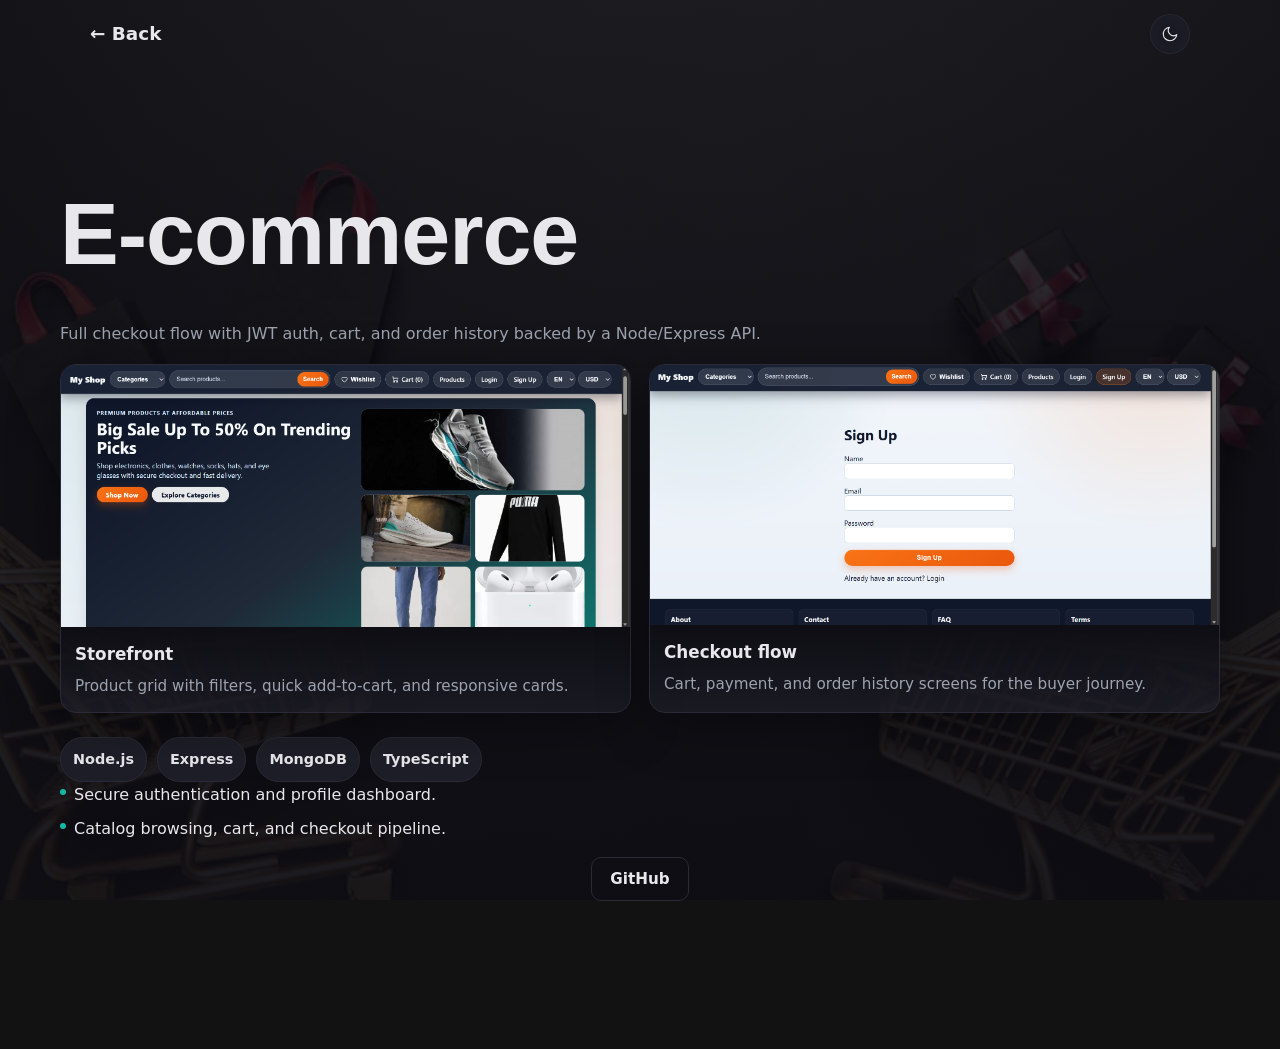
<file: projects/ecommerce.html>
<!doctype html>
<html lang="en">
<head>
  <meta charset="UTF-8">
  <meta name="viewport" content="width=device-width, initial-scale=1.0">
  <title>E-commerce | Bati</title>
  <link rel="icon" type="image/x-icon" href="../public/favicon.ico">
  <link rel="stylesheet" href="../style.css">
</head>
<body>
  <input type="checkbox" id="theme-toggle" class="visually-hidden" aria-label="Toggle light mode">
  <!-- Icon sprite (sun/moon) -->
  <svg width="0" height="0" style="position:absolute">
    <defs>
      <symbol id="icon-moon" viewBox="0 0 24 24">
        <path d="M21 12.79A9 9 0 1 1 11.21 3 7 7 0 0 0 21 12.79z" fill="none" stroke="currentColor" stroke-width="1.5" stroke-linecap="round" stroke-linejoin="round"/>
      </symbol>
      <symbol id="icon-sun" viewBox="0 0 24 24">
        <circle cx="12" cy="12" r="5" fill="none" stroke="currentColor" stroke-width="1.5" />
        <path d="M12 1v2M12 21v2M4.22 4.22l1.42 1.42M18.36 18.36l1.42 1.42M1 12h2M21 12h2M4.22 19.78l1.42-1.42M18.36 5.64l1.42-1.42" stroke="currentColor" stroke-width="1.5" stroke-linecap="round"/>
      </symbol>
    </defs>
  </svg>
  <div class="page project-detail" style="--detail-bg: url('../public/ecommerce3.jpg');">
    <header class="navbar">
      <div class="nav-inner">
        <a class="logo" href="../index.html"><span>&larr; Back</span></a>
        <label for="theme-toggle" class="icon-button theme-toggle" aria-label="Toggle theme">
          <svg class="icon sun"><use href="#icon-sun"></use></svg>
          <svg class="icon moon"><use href="#icon-moon"></use></svg>
        </label>
      </div>
    </header>

    <main class="section">
      <div class="container">
        <h1 class="headline">E-commerce</h1>
        <p class="body-text">Full checkout flow with JWT auth, cart, and order history backed by a Node/Express API.</p>
        <div class="detail-gallery">
          <div class="image-card">
            <img src="../public/ecommerce.jpg" alt="E-commerce storefront">
            <div class="image-caption">
              <h4>Storefront</h4>
              <p>Product grid with filters, quick add-to-cart, and responsive cards.</p>
            </div>
          </div>
          <div class="image-card">
            <img src="../public/ecommerce2.jpg" alt="E-commerce checkout flow">
            <div class="image-caption">
              <h4>Checkout flow</h4>
              <p>Cart, payment, and order history screens for the buyer journey.</p>
            </div>
          </div>
        </div>
        <div class="pill-row">
          <span class="pill">Node.js</span>
          <span class="pill">Express</span>
          <span class="pill">MongoDB</span>
          <span class="pill">TypeScript</span>
        </div>
        <ul class="bullet-list">
          <li>Secure authentication and profile dashboard.</li>
          <li>Catalog browsing, cart, and checkout pipeline.</li>
        </ul>
        <div class="button-row">
          <a class="btn outline" href="https://github.com/bati58/e-commerce.git" target="_blank" rel="noreferrer">GitHub</a>
        </div>
      </div>
    </main>
  </div>
</body>
</html>
</file>
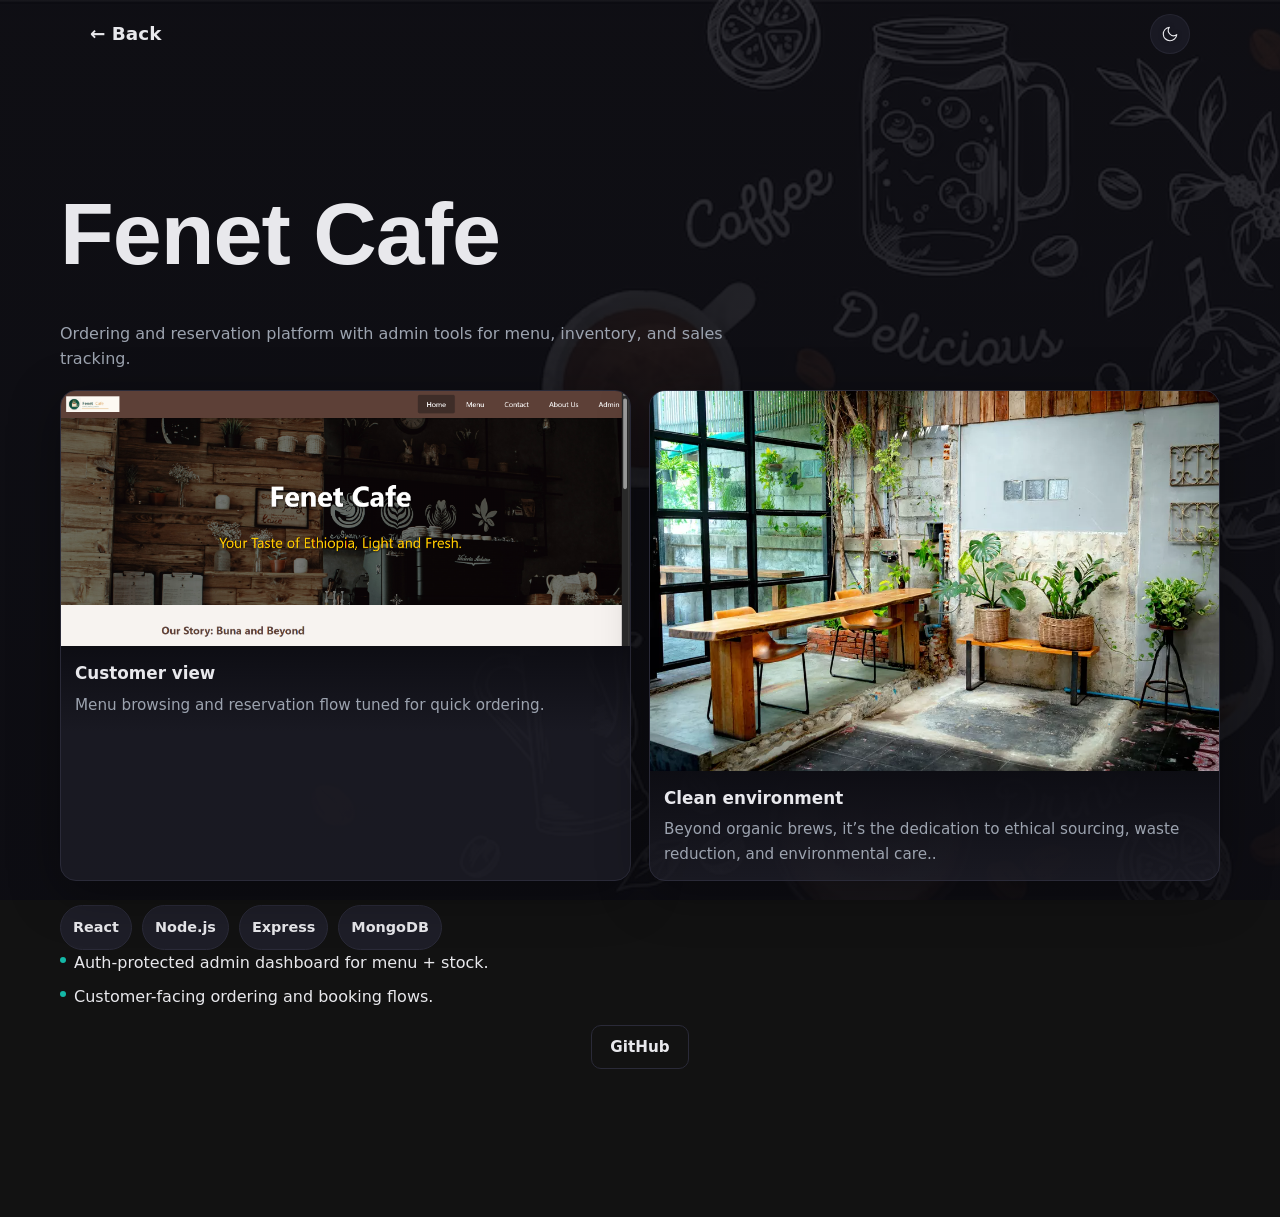
<file: projects/fenet.html>
<!doctype html>
<html lang="en">
<head>
  <meta charset="UTF-8">
  <meta name="viewport" content="width=device-width, initial-scale=1.0">
  <title>Fenet Cafe | Bati</title>
  <link rel="icon" type="image/x-icon" href="../public/favicon.ico">
  <link rel="stylesheet" href="../style.css">
</head>
<body>
  <input type="checkbox" id="theme-toggle" class="visually-hidden" aria-label="Toggle light mode">
  <!-- Icon sprite (sun/moon) -->
  <svg width="0" height="0" style="position:absolute">
    <defs>
      <symbol id="icon-moon" viewBox="0 0 24 24">
        <path d="M21 12.79A9 9 0 1 1 11.21 3 7 7 0 0 0 21 12.79z" fill="none" stroke="currentColor" stroke-width="1.5" stroke-linecap="round" stroke-linejoin="round"/>
      </symbol>
      <symbol id="icon-sun" viewBox="0 0 24 24">
        <circle cx="12" cy="12" r="5" fill="none" stroke="currentColor" stroke-width="1.5" />
        <path d="M12 1v2M12 21v2M4.22 4.22l1.42 1.42M18.36 18.36l1.42 1.42M1 12h2M21 12h2M4.22 19.78l1.42-1.42M18.36 5.64l1.42-1.42" stroke="currentColor" stroke-width="1.5" stroke-linecap="round"/>
      </symbol>
    </defs>
  </svg>
  <div class="page project-detail" style="--detail-bg: url('../public/fenet3.jpg');">
    <header class="navbar">
      <div class="nav-inner">
        <a class="logo" href="../index.html"><span>&larr; Back</span></a>
        <label for="theme-toggle" class="icon-button theme-toggle" aria-label="Toggle theme">
          <svg class="icon sun"><use href="#icon-sun"></use></svg>
          <svg class="icon moon"><use href="#icon-moon"></use></svg>
        </label>
      </div>
    </header>

    <main class="section">
      <div class="container">
        <h1 class="headline">Fenet Cafe</h1>
        <p class="body-text">Ordering and reservation platform with admin tools for menu, inventory, and sales tracking.</p>
        <div class="detail-gallery">
          <div class="image-card">
            <img src="../fenu.jpg" alt="Fenet Cafe storefront">
            <div class="image-caption">
              <h4>Customer view</h4>
              <p>Menu browsing and reservation flow tuned for quick ordering.</p>
            </div>
          </div>
          <div class="image-card">
            <img src="../public/fenet2.jpg" alt="Fenet Cafe admin dashboard">
            <div class="image-caption">
              <h4>Clean environment</h4>
              <p>Beyond organic brews, it’s the dedication to ethical sourcing,
                 waste reduction, and environmental care..</p>
            </div>
          </div>
        </div>
        <div class="pill-row">
          <span class="pill">React</span>
          <span class="pill">Node.js</span>
          <span class="pill">Express</span>
          <span class="pill">MongoDB</span>
        </div>
        <ul class="bullet-list">
          <li>Auth-protected admin dashboard for menu + stock.</li>
          <li>Customer-facing ordering and booking flows.</li>
        </ul>
        <div class="button-row">
          <a class="btn outline" href="https://github.com/bati58/Fenet_Cafe-menu" target="_blank" rel="noreferrer">GitHub</a>
        </div>
      </div>
    </main>
  </div>
</body>
</html>
</file>
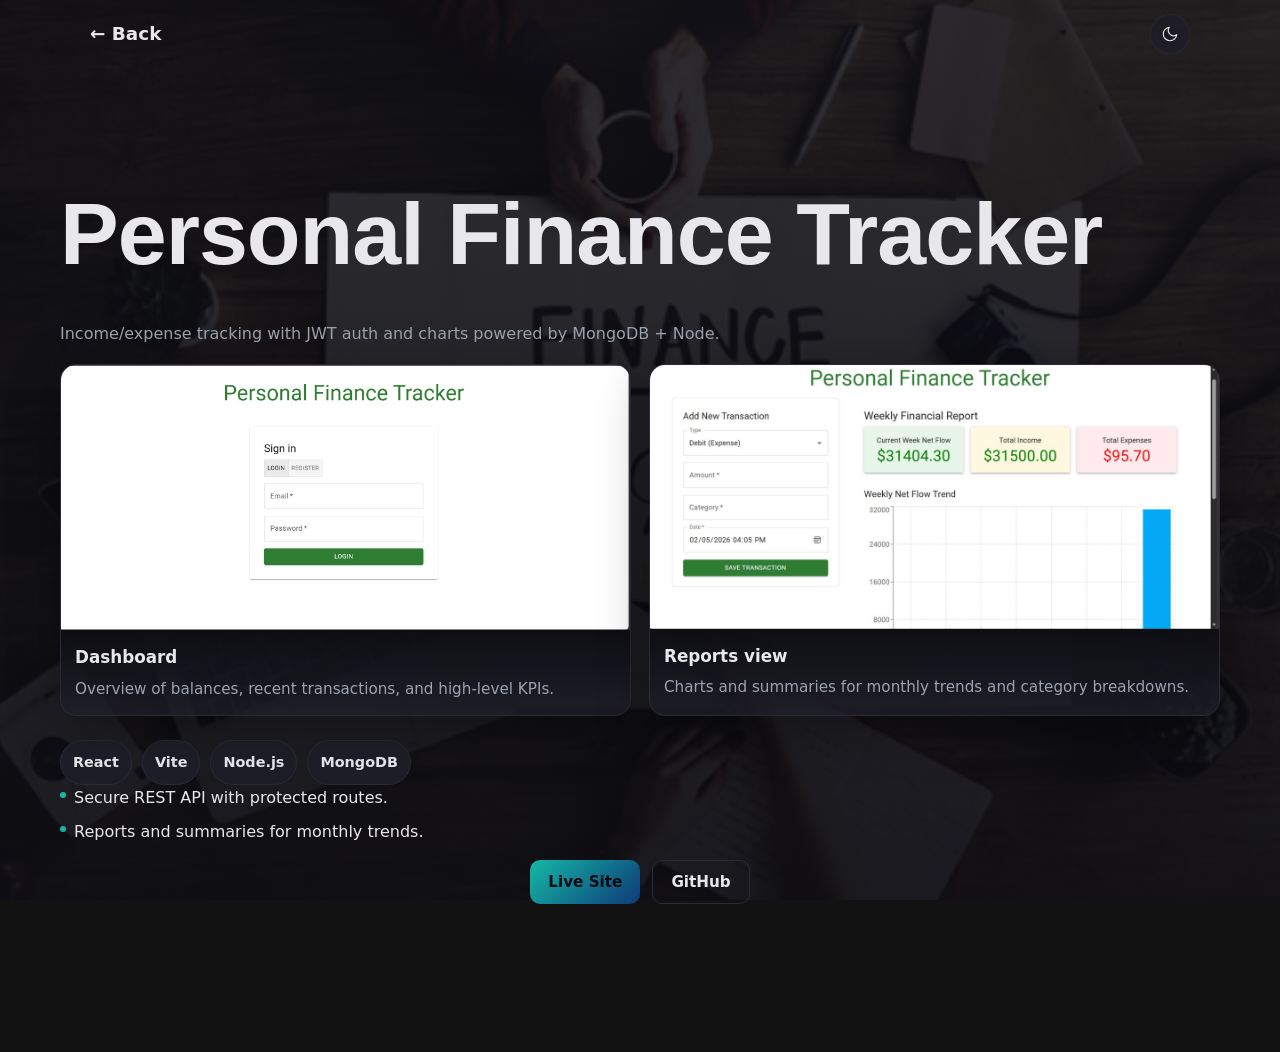
<file: projects/finance.html>
<!doctype html>
<html lang="en">
<head>
  <meta charset="UTF-8">
  <meta name="viewport" content="width=device-width, initial-scale=1.0">
  <title>Personal Finance Tracker | Bati</title>
  <link rel="icon" type="image/x-icon" href="../public/favicon.ico">
  <link rel="stylesheet" href="../style.css">
</head>
<body>
  <input type="checkbox" id="theme-toggle" class="visually-hidden" aria-label="Toggle light mode">
  <!-- Icon sprite (sun/moon) -->
  <svg width="0" height="0" style="position:absolute">
    <defs>
      <symbol id="icon-moon" viewBox="0 0 24 24">
        <path d="M21 12.79A9 9 0 1 1 11.21 3 7 7 0 0 0 21 12.79z" fill="none" stroke="currentColor" stroke-width="1.5" stroke-linecap="round" stroke-linejoin="round"/>
      </symbol>
      <symbol id="icon-sun" viewBox="0 0 24 24">
        <circle cx="12" cy="12" r="5" fill="none" stroke="currentColor" stroke-width="1.5" />
        <path d="M12 1v2M12 21v2M4.22 4.22l1.42 1.42M18.36 18.36l1.42 1.42M1 12h2M21 12h2M4.22 19.78l1.42-1.42M18.36 5.64l1.42-1.42" stroke="currentColor" stroke-width="1.5" stroke-linecap="round"/>
      </symbol>
    </defs>
  </svg>
  <div class="page project-detail" style="--detail-bg: url('../public/finance3.jpg');">
    <header class="navbar">
      <div class="nav-inner">
        <a class="logo" href="../index.html"><span>&larr; Back</span></a>
        <label for="theme-toggle" class="icon-button theme-toggle" aria-label="Toggle theme">
          <svg class="icon sun"><use href="#icon-sun"></use></svg>
          <svg class="icon moon"><use href="#icon-moon"></use></svg>
        </label>
      </div>
    </header>

    <main class="section">
      <div class="container">
        <h1 class="headline">Personal Finance Tracker</h1>
        <p class="body-text">Income/expense tracking with JWT auth and charts powered by MongoDB + Node.</p>
        <div class="detail-gallery">
          <div class="image-card">
            <img src="../public/finance.jpg" alt="Finance tracker dashboard">
            <div class="image-caption">
              <h4>Dashboard</h4>
              <p>Overview of balances, recent transactions, and high-level KPIs.</p>
            </div>
          </div>
          <div class="image-card">
            <img src="../public/finance2.jpg" alt="Finance tracker reports">
            <div class="image-caption">
              <h4>Reports view</h4>
              <p>Charts and summaries for monthly trends and category breakdowns.</p>
            </div>
          </div>
        </div>
        <div class="pill-row">
          <span class="pill">React</span>
          <span class="pill">Vite</span>
          <span class="pill">Node.js</span>
          <span class="pill">MongoDB</span>
        </div>
        <ul class="bullet-list">
          <li>Secure REST API with protected routes.</li>
          <li>Reports and summaries for monthly trends.</li>
        </ul>
        <div class="button-row">
          <a class="btn primary" href="https://personal-finance-tracker-virid-nine.vercel.app/" target="_blank" rel="noreferrer">Live Site</a>
          <a class="btn outline" href="https://github.com/bati58/Personal-Finance-Tracker" target="_blank" rel="noreferrer">GitHub</a>
        </div>
      </div>
    </main>
  </div>
</body>
</html>
</file>
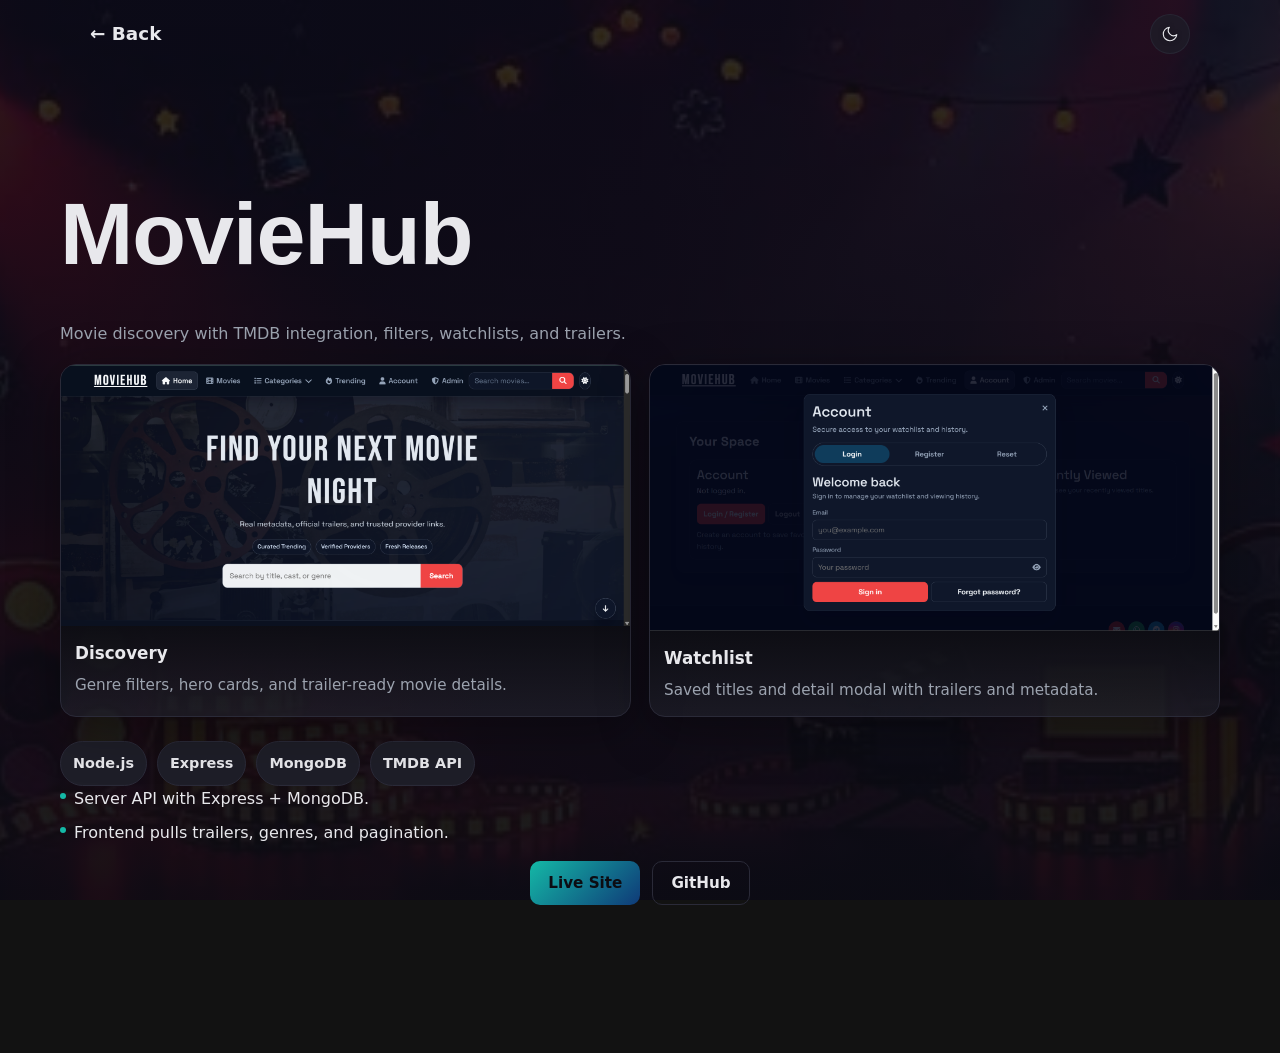
<file: projects/moviehub.html>
<!doctype html>
<html lang="en">
<head>
  <meta charset="UTF-8">
  <meta name="viewport" content="width=device-width, initial-scale=1.0">
  <title>MovieHub | Bati</title>
  <link rel="icon" type="image/x-icon" href="../public/favicon.ico">
  <link rel="stylesheet" href="../style.css">
</head>
<body>
  <input type="checkbox" id="theme-toggle" class="visually-hidden" aria-label="Toggle light mode">
  <!-- Icon sprite (sun/moon) -->
  <svg width="0" height="0" style="position:absolute">
    <defs>
      <symbol id="icon-moon" viewBox="0 0 24 24">
        <path d="M21 12.79A9 9 0 1 1 11.21 3 7 7 0 0 0 21 12.79z" fill="none" stroke="currentColor" stroke-width="1.5" stroke-linecap="round" stroke-linejoin="round"/>
      </symbol>
      <symbol id="icon-sun" viewBox="0 0 24 24">
        <circle cx="12" cy="12" r="5" fill="none" stroke="currentColor" stroke-width="1.5" />
        <path d="M12 1v2M12 21v2M4.22 4.22l1.42 1.42M18.36 18.36l1.42 1.42M1 12h2M21 12h2M4.22 19.78l1.42-1.42M18.36 5.64l1.42-1.42" stroke="currentColor" stroke-width="1.5" stroke-linecap="round"/>
      </symbol>
    </defs>
  </svg>
  <div class="page project-detail" style="--detail-bg: url('../public/moviehub3.jpg');">
    <header class="navbar">
      <div class="nav-inner">
        <a class="logo" href="../index.html"><span>&larr; Back</span></a>
        <label for="theme-toggle" class="icon-button theme-toggle" aria-label="Toggle theme">
          <svg class="icon sun"><use href="#icon-sun"></use></svg>
          <svg class="icon moon"><use href="#icon-moon"></use></svg>
        </label>
      </div>
    </header>

    <main class="section">
      <div class="container">
        <h1 class="headline">MovieHub</h1>
        <p class="body-text">Movie discovery with TMDB integration, filters, watchlists, and trailers.</p>
        <div class="detail-gallery">
          <div class="image-card">
            <img src="../public/moviehub.jpg" alt="MovieHub discovery page">
            <div class="image-caption">
              <h4>Discovery</h4>
              <p>Genre filters, hero cards, and trailer-ready movie details.</p>
            </div>
          </div>
          <div class="image-card">
            <img src="../public/moviehub2.jpg" alt="MovieHub watchlist or detail">
            <div class="image-caption">
              <h4>Watchlist</h4>
              <p>Saved titles and detail modal with trailers and metadata.</p>
            </div>
          </div>
        </div>
        <div class="pill-row">
          <span class="pill">Node.js</span>
          <span class="pill">Express</span>
          <span class="pill">MongoDB</span>
          <span class="pill">TMDB API</span>
        </div>
        <ul class="bullet-list">
          <li>Server API with Express + MongoDB.</li>
          <li>Frontend pulls trailers, genres, and pagination.</li>
        </ul>
        <div class="button-row">
          <a class="btn primary" href="https://moviehub-xpqp.onrender.com" target="_blank" rel="noreferrer">Live Site</a>
          <a class="btn outline" href="https://github.com/bati58/MovieHub" target="_blank" rel="noreferrer">GitHub</a>
        </div>
      </div>
    </main>
  </div>
</body>
</html>
</file>
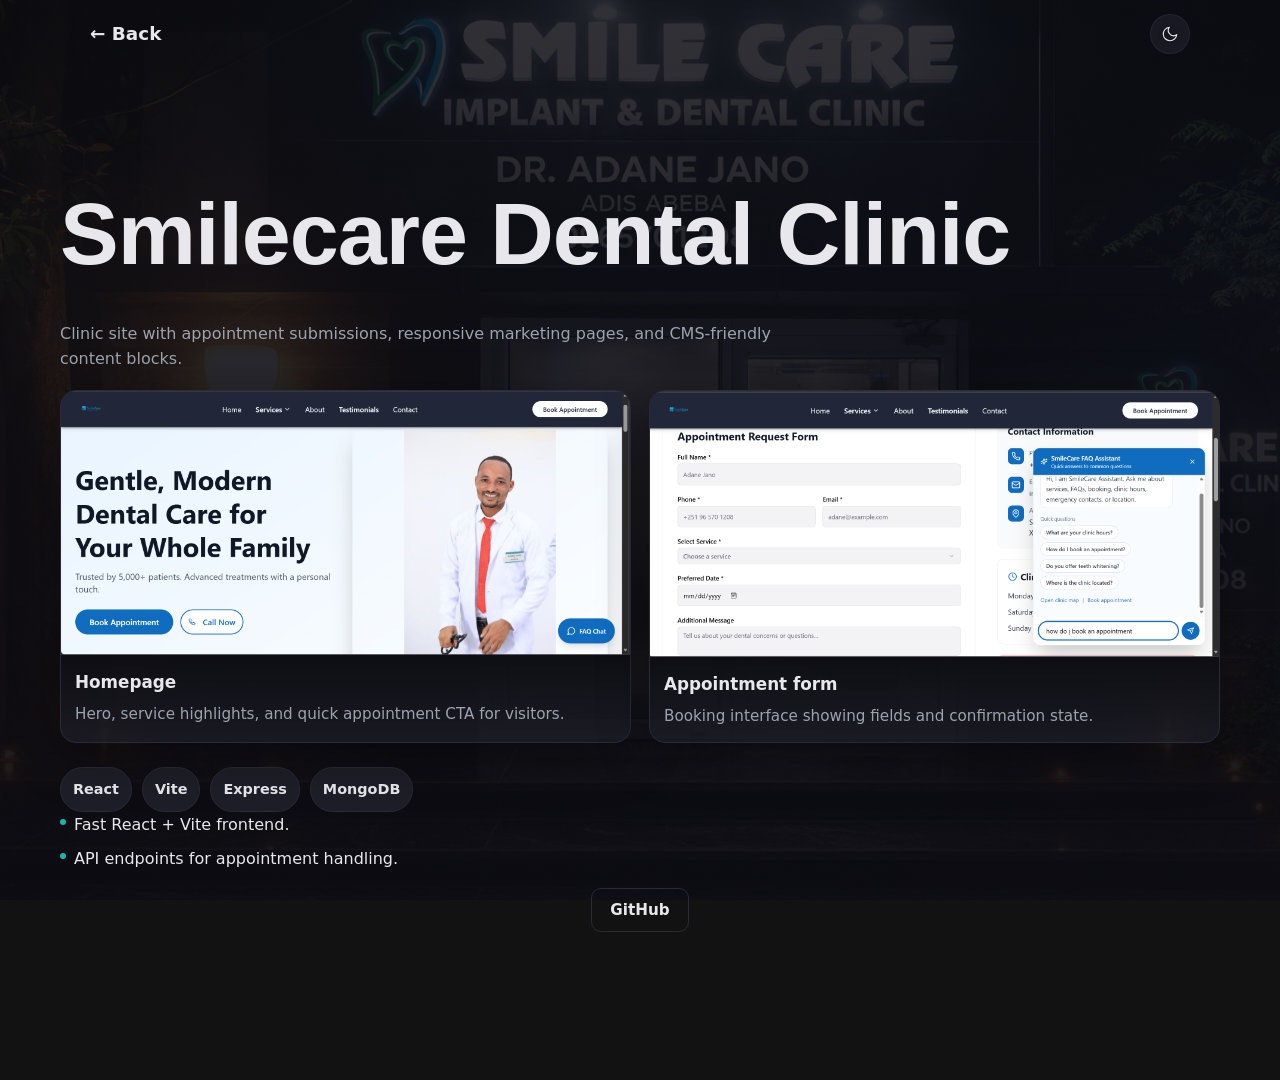
<file: projects/smilecare.html>
<!doctype html>
<html lang="en">
<head>
  <meta charset="UTF-8">
  <meta name="viewport" content="width=device-width, initial-scale=1.0">
  <title>Smilecare Dental Clinic | Bati</title>
  <link rel="icon" type="image/x-icon" href="../public/favicon.ico">
  <link rel="stylesheet" href="../style.css">
</head>
<body>
  <input type="checkbox" id="theme-toggle" class="visually-hidden" aria-label="Toggle light mode">
  <!-- Icon sprite (sun/moon) -->
  <svg width="0" height="0" style="position:absolute">
    <defs>
      <symbol id="icon-moon" viewBox="0 0 24 24">
        <path d="M21 12.79A9 9 0 1 1 11.21 3 7 7 0 0 0 21 12.79z" fill="none" stroke="currentColor" stroke-width="1.5" stroke-linecap="round" stroke-linejoin="round"/>
      </symbol>
      <symbol id="icon-sun" viewBox="0 0 24 24">
        <circle cx="12" cy="12" r="5" fill="none" stroke="currentColor" stroke-width="1.5" />
        <path d="M12 1v2M12 21v2M4.22 4.22l1.42 1.42M18.36 18.36l1.42 1.42M1 12h2M21 12h2M4.22 19.78l1.42-1.42M18.36 5.64l1.42-1.42" stroke="currentColor" stroke-width="1.5" stroke-linecap="round"/>
      </symbol>
    </defs>
  </svg>
  <div class="page project-detail" style="--detail-bg: url('../public/smilecare3.jpg');">
    <header class="navbar">
      <div class="nav-inner">
        <a class="logo" href="../index.html"><span>&larr; Back</span></a>
        <label for="theme-toggle" class="icon-button theme-toggle" aria-label="Toggle theme">
          <svg class="icon sun"><use href="#icon-sun"></use></svg>
          <svg class="icon moon"><use href="#icon-moon"></use></svg>
        </label>
      </div>
    </header>

    <main class="section">
      <div class="container">
        <h1 class="headline">Smilecare Dental Clinic</h1>
        <p class="body-text">Clinic site with appointment submissions, responsive marketing pages, and CMS-friendly content blocks.</p>
        <div class="detail-gallery">
          <div class="image-card">
            <img src="../public/smilecare.jpg" alt="Smilecare homepage">
            <div class="image-caption">
              <h4>Homepage</h4>
              <p>Hero, service highlights, and quick appointment CTA for visitors.</p>
            </div>
          </div>
          <div class="image-card">
            <img src="../public/smilecare2.jpg" alt="Smilecare appointment form">
            <div class="image-caption">
              <h4>Appointment form</h4>
              <p>Booking interface showing fields and confirmation state.</p>
            </div>
          </div>
        </div>
        <div class="pill-row">
          <span class="pill">React</span>
          <span class="pill">Vite</span>
          <span class="pill">Express</span>
          <span class="pill">MongoDB</span>
        </div>
        <ul class="bullet-list">
          <li>Fast React + Vite frontend.</li>
          <li>API endpoints for appointment handling.</li>
        </ul>
        <div class="button-row">
          <a class="btn outline" href="https://github.com/bati58/smilecare_dental_clinic.git" target="_blank" rel="noreferrer">GitHub</a>
        </div>
      </div>
    </main>
  </div>
</body>
</html>
</file>
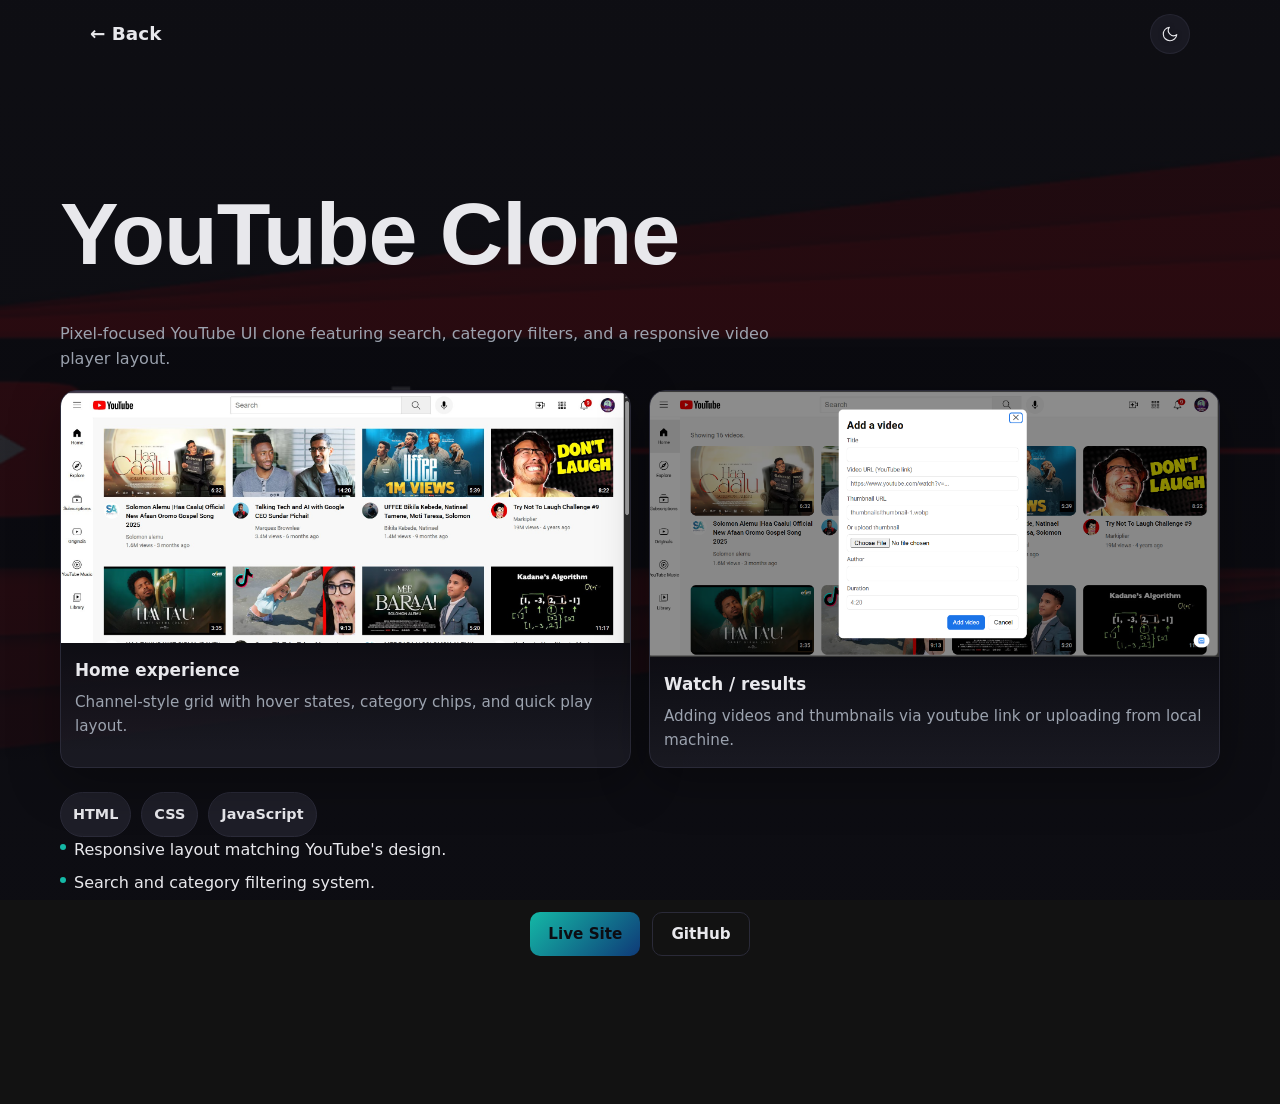
<file: projects/youtube.html>
<!doctype html>
<html lang="en">
<head>
  <meta charset="UTF-8">
  <meta name="viewport" content="width=device-width, initial-scale=1.0">
  <title>YouTube Clone | Bati</title>
  <link rel="icon" type="image/x-icon" href="../public/favicon.ico">
  <link rel="stylesheet" href="../style.css">
</head>
<body>
  <input type="checkbox" id="theme-toggle" class="visually-hidden" aria-label="Toggle light mode">
  <!-- Icon sprite (sun/moon) -->
  <svg width="0" height="0" style="position:absolute">
    <defs>
      <symbol id="icon-moon" viewBox="0 0 24 24">
        <path d="M21 12.79A9 9 0 1 1 11.21 3 7 7 0 0 0 21 12.79z" fill="none" stroke="currentColor" stroke-width="1.5" stroke-linecap="round" stroke-linejoin="round"/>
      </symbol>
      <symbol id="icon-sun" viewBox="0 0 24 24">
        <circle cx="12" cy="12" r="5" fill="none" stroke="currentColor" stroke-width="1.5" />
        <path d="M12 1v2M12 21v2M4.22 4.22l1.42 1.42M18.36 18.36l1.42 1.42M1 12h2M21 12h2M4.22 19.78l1.42-1.42M18.36 5.64l1.42-1.42" stroke="currentColor" stroke-width="1.5" stroke-linecap="round"/>
      </symbol>
    </defs>
  </svg>
  <div class="page project-detail" style="--detail-bg: url('../public/youtube3.jpg');">
    <header class="navbar">
      <div class="nav-inner">
        <a class="logo" href="../index.html"><span>&larr; Back</span></a>
        <label for="theme-toggle" class="icon-button theme-toggle" aria-label="Toggle theme">
          <svg class="icon sun"><use href="#icon-sun"></use></svg>
          <svg class="icon moon"><use href="#icon-moon"></use></svg>
        </label>
      </div>
    </header>

    <main class="section">
      <div class="container">
        <h1 class="headline">YouTube Clone</h1>
        <p class="body-text">Pixel-focused YouTube UI clone featuring search, category filters, and a responsive video player layout.</p>
        <div class="detail-gallery">
          <div class="image-card">
            <img src="../public/youtube.jpg" alt="YouTube Clone home screen">
            <div class="image-caption">
              <h4>Home experience</h4>
              <p>Channel-style grid with hover states, category chips, and quick play layout.</p>
            </div>
          </div>
          <div class="image-card">
            <img src="../public/youtube2.png" alt="YouTube Clone secondary screen">
            <div class="image-caption">
              <h4>Watch / results</h4>
              <p>Adding videos and thumbnails via youtube link or uploading from local machine.</p>
            </div>
          </div>
        </div>
        <div class="pill-row">
          <span class="pill">HTML</span>
          <span class="pill">CSS</span>
          <span class="pill">JavaScript</span>
        </div>
        <ul class="bullet-list">
          <li>Responsive layout matching YouTube's design.</li>
          <li>Search and category filtering system.</li>
        </ul>
        <div class="button-row">
          <a class="btn primary" href="https://bati58.github.io/youtube.com-clone/" target="_blank" rel="noreferrer">Live Site</a>
          <a class="btn outline" href="https://github.com/bati58/youtube.com-clone" target="_blank" rel="noreferrer">GitHub</a>
        </div>
      </div>
    </main>
  </div>
</body>
</html>
</file>
<file: style.css>
:root {
  /* dark palette (default) */
  --background-dark: #0c0c12;
  --foreground-dark: #e8e8ec;
  --card-dark: #16161e;
  --card-foreground-dark: #e8e8ec;
  --popover-dark: #16161e;
  --popover-foreground-dark: #e8e8ec;
  --primary-dark: #e8e8ec;
  --primary-foreground-dark: #0c0c12;
  --secondary-dark: #1e1e28;
  --secondary-foreground-dark: #e8e8ec;
  --muted-dark: #1e1e28;
  --muted-foreground-dark: #9ca3af;
  --accent: #14b8a6;
  --accent-foreground-dark: #0c0c12;
  --destructive-dark: #ef4444;
  --destructive-foreground-dark: #0c0c12;
  --border-dark: #2a2a38;
  --input-dark: #1e1e28;
  --ring-dark: #e8e8ec;
  --shadow-soft-dark: 0 12px 50px rgba(0, 0, 0, 0.35);

  /* light palette */
  --background-light: #eef2f6;
  --foreground-light: #1e3a5f;
  --card-light: #ffffff;
  --card-foreground-light: #1e3a5f;
  --popover-light: #ffffff;
  --popover-foreground-light: #1e3a5f;
  --primary-light: #1e3a5f;
  --primary-foreground-light: #ffffff;
  --secondary-light: #e4ebf3;
  --secondary-foreground-light: #1e3a5f;
  --muted-light: #e4ebf3;
  --muted-foreground-light: #5a7a9a;
  --accent-foreground-light: #ffffff;
  --destructive-light: #ef4444;
  --destructive-foreground-light: #ffffff;
  --border-light: #d1dce8;
  --input-light: #e4ebf3;
  --ring-light: #1e3a5f;
  --shadow-soft-light: 0 10px 40px rgba(16, 42, 66, 0.08);

  --radius: 12px;

  /* default theme: dark */
  --background: var(--background-dark);
  --foreground: var(--foreground-dark);
  --card: var(--card-dark);
  --card-foreground: var(--card-foreground-dark);
  --popover: var(--popover-dark);
  --popover-foreground: var(--popover-foreground-dark);
  --primary: var(--primary-dark);
  --primary-foreground: var(--primary-foreground-dark);
  --secondary: var(--secondary-dark);
  --secondary-foreground: var(--secondary-foreground-dark);
  --muted: var(--muted-dark);
  --muted-foreground: var(--muted-foreground-dark);
  --accent-foreground: var(--accent-foreground-dark);
  --destructive: var(--destructive-dark);
  --destructive-foreground: var(--destructive-foreground-dark);
  --border: var(--border-dark);
  --input: var(--input-dark);
  --ring: var(--ring-dark);
  --shadow-soft: var(--shadow-soft-dark);

  color-scheme: dark;
}

#theme-toggle:checked ~ .page {
  --background: var(--background-light);
  --foreground: var(--foreground-light);
  --card: var(--card-light);
  --card-foreground: var(--card-foreground-light);
  --popover: var(--popover-light);
  --popover-foreground: var(--popover-foreground-light);
  --primary: var(--primary-light);
  --primary-foreground: var(--primary-foreground-light);
  --secondary: var(--secondary-light);
  --secondary-foreground: var(--secondary-foreground-light);
  --muted: var(--muted-light);
  --muted-foreground: var(--muted-foreground-light);
  --accent-foreground: var(--accent-foreground-light);
  --destructive: var(--destructive-light);
  --destructive-foreground: var(--destructive-foreground-light);
  --border: var(--border-light);
  --input: var(--input-light);
  --ring: var(--ring-light);
  --shadow-soft: var(--shadow-soft-light);
  color-scheme: light;
}

*,
*::before,
*::after {
  box-sizing: border-box;
}

.visually-hidden {
  position: absolute;
  width: 1px;
  height: 1px;
  padding: 0;
  margin: -1px;
  overflow: hidden;
  clip: rect(0, 0, 0, 0);
  white-space: nowrap;
  border: 0;
}

body {
  margin: 0;
  font-family: 'Inter', system-ui, -apple-system, sans-serif;
}

.page {
  background: var(--background);
  color: var(--foreground);
  min-height: 100vh;
  line-height: 1.6;
  transition: background 0.4s ease, color 0.4s ease;
}

a {
  color: inherit;
  text-decoration: none;
}

img {
  max-width: 100%;
  display: block;
}

main {
  position: relative;
  z-index: 1;
}

.container {
  width: min(1200px, 100%);
  margin: 0 auto;
  padding: 0 1.25rem;
}

.section {
  padding: 96px 0;
}

.text-center {
  text-align: center;
}

.headline {
  font-family: 'Space Grotesk', 'Inter', sans-serif;
  font-size: clamp(48px, 8vw, 88px);
  margin: 0 0 16px;
  letter-spacing: -1px;
}

.subtitle {
  margin: 0 0 12px;
  color: var(--muted-foreground);
  letter-spacing: 0.2em;
  text-transform: uppercase;
  font-weight: 600;
}

.tagline {
  margin: 0 auto 32px;
  max-width: 640px;
  color: var(--muted-foreground);
  font-size: 1rem;
}

.button-row {
  display: flex;
  flex-wrap: wrap;
  gap: 12px;
  justify-content: center;
  margin-bottom: 52px;
}

.btn {
  display: inline-flex;
  align-items: center;
  justify-content: center;
  gap: 8px;
  height: 44px;
  padding: 0 18px;
  border-radius: 10px;
  font-weight: 600;
  font-size: 0.95rem;
  border: 1px solid var(--border);
  cursor: pointer;
  transition: transform 0.15s ease, background 0.2s ease, color 0.2s ease, border-color 0.2s ease;
  background: transparent;
  color: var(--foreground);
}

.btn.small {
  height: 36px;
  padding: 0 14px;
  font-size: 0.85rem;
}

.btn:hover {
  transform: translateY(-1px);
  background: color-mix(in srgb, var(--accent) 12%, transparent);
  border-color: var(--accent);
}

.btn.learn-more {
  background: linear-gradient(135deg, #0ea5e9, #8b5cf6);
  color: #e09090;
  text-shadow: 0 1px 2px rgba(0, 0, 0, 0.35);
  border: none;
  box-shadow: 0 10px 30px color-mix(in srgb, var(--accent) 35%, rgba(0, 0, 0, 0.18));
  gap: 10px;
}

.btn.learn-more::before {
  content: "↗";
  font-size: 0.95em;
  line-height: 1;
}

.btn.learn-more:hover {
  transform: translateY(-2px);
  box-shadow: 0 14px 36px color-mix(in srgb, var(--accent) 50%, rgba(0, 0, 0, 0.24));
  filter: brightness(1.05);
}

.btn.primary {
  background: linear-gradient(135deg, var(--accent), #0f3a78);
  color: var(--accent-foreground);
  border: none;
}

.btn.primary:hover {
  filter: brightness(1.05);
}

.btn.full {
  width: 100%;
}

.btn.outline {
  background: transparent;
}

.hero {
  position: relative;
  min-height: 90vh;
  display: grid;
  place-items: center;
}

.hero-content {
  position: relative;
  z-index: 2;
}

.tech-strip {
  margin-top: 16px;
  padding-bottom: 10px;
}

.tech-grid {
  display: flex;
  flex-wrap: wrap;
  gap: 18px;
  justify-content: center;
}

.tech-grid a,
.tech-grid button.tech-tile {
  display: inline-flex;
  align-items: center;
  justify-content: center;
  width: 46px;
  height: 46px;
  border-radius: 12px;
  border: 1px solid color-mix(in srgb, var(--border) 70%, transparent);
  background: color-mix(in srgb, var(--secondary) 70%, transparent);
  transition: transform 0.22s ease, box-shadow 0.22s ease, border-color 0.22s ease;
  cursor: pointer;
}

.tech-grid img {
  width: 32px;
  height: 32px;
}

.tech-grid a:hover,
.tech-grid button.tech-tile:hover {
  transform: translateY(-6px) scale(1.08) rotate(-2deg);
  border-color: var(--accent);
  box-shadow: 0 14px 32px rgba(20, 184, 166, 0.28);
}

.tech-apps {
  padding-top: 64px;
}

.tech-app-grid {
  display: grid;
  grid-template-columns: repeat(auto-fit, minmax(240px, 1fr));
  gap: 16px;
}

.tech-app-card {
  background: var(--card);
  border: 1px solid var(--border);
  border-radius: var(--radius);
  padding: 16px;
  box-shadow: var(--shadow-soft);
  transition: transform 0.2s ease, box-shadow 0.2s ease, border-color 0.2s ease;
  scroll-margin-top: 120px;
}

.tech-app-card:hover,
.tech-app-card:target {
  transform: translateY(-6px);
  border-color: var(--accent);
  box-shadow: 0 16px 40px rgba(20, 184, 166, 0.2);
}

.page .invert-on-dark {
  filter: invert(1) hue-rotate(180deg);
}

#theme-toggle:checked ~ .page .invert-on-dark {
  filter: invert(0);
}

.navbar {
  position: fixed;
  top: 0;
  left: 0;
  right: 0;
  z-index: 10;
  padding: 14px 18px;
}

.nav-inner {
  max-width: 1100px;
  margin: 0 auto;
  display: flex;
  align-items: center;
  justify-content: space-between;
  gap: 12px;
}

.logo {
  display: inline-flex;
  align-items: center;
  gap: 10px;
  font-weight: 700;
  font-size: 1.15rem;
}

.logo img {
  width: 36px;
  height: 36px;
  border-radius: 10px;
  border: 1px solid color-mix(in srgb, var(--border) 80%, transparent);
  box-shadow: 0 6px 18px rgba(0, 0, 0, 0.25);
}

.nav-links {
  display: flex;
  align-items: center;
  gap: 8px;
  background: color-mix(in srgb, var(--secondary) 80%, transparent);
  border: 1px solid color-mix(in srgb, var(--border) 70%, transparent);
  padding: 8px 10px;
  border-radius: 999px;
  backdrop-filter: blur(14px);
}

.nav-links a {
  padding: 10px 14px;
  font-size: 0.95rem;
  color: var(--muted-foreground);
  border-radius: 12px;
  transition: color 0.2s ease, background 0.2s ease;
}

.nav-links a:hover {
  color: var(--foreground);
  background: color-mix(in srgb, var(--accent) 10%, transparent);
}

.nav-actions {
  display: flex;
  align-items: center;
  gap: 8px;
}

.icon-button {
  width: 40px;
  height: 40px;
  display: inline-flex;
  align-items: center;
  justify-content: center;
  border-radius: 999px;
  border: 1px solid color-mix(in srgb, var(--border) 80%, transparent);
  background: color-mix(in srgb, var(--secondary) 70%, transparent);
  cursor: pointer;
  color: var(--foreground);
  transition: transform 0.15s ease, background 0.2s ease, color 0.2s ease;
}

.icon-button:hover {
  transform: translateY(-1px);
  background: color-mix(in srgb, var(--accent) 12%, transparent);
}

.icon {
  width: 18px;
  height: 18px;
}

.icon.close { display: none; }
.icon.sun { display: none; }

#theme-toggle:checked ~ .page .icon.sun { display: inline; }
#theme-toggle:checked ~ .page .icon.moon { display: none; }
#theme-toggle:not(:checked) ~ .page .icon.moon { display: inline; }

.icon-button.theme-toggle {
  color: var(--foreground);
  border-color: color-mix(in srgb, var(--border) 70%, transparent);
  background: color-mix(in srgb, var(--secondary) 75%, transparent);
}

.icon-button.theme-toggle svg {
  opacity: 1;
  filter: drop-shadow(0 0 2px color-mix(in srgb, var(--background) 70%, transparent));
}

.icon-button.theme-toggle:hover {
  border-color: var(--accent);
  background: color-mix(in srgb, var(--accent) 12%, var(--secondary));
}

/* menu toggle interactions */
.navbar #menu-toggle:checked + .nav-inner .icon.menu { display: none; }
.navbar #menu-toggle:checked + .nav-inner .icon.close { display: inline; }
.navbar #menu-toggle:checked + .nav-inner + .mobile-menu { display: flex; }

.mobile-only {
  display: none;
}

.mobile-menu {
  display: none;
  flex-direction: column;
  gap: 6px;
  background: color-mix(in srgb, var(--secondary) 85%, transparent);
  border: 1px solid color-mix(in srgb, var(--border) 80%, transparent);
  border-radius: 16px;
  padding: 10px;
  margin-top: 10px;
  backdrop-filter: blur(12px);
}

.mobile-menu a {
  padding: 10px 12px;
  border-radius: 10px;
  color: var(--muted-foreground);
}

.mobile-menu a:hover {
  background: color-mix(in srgb, var(--accent) 12%, transparent);
  color: var(--foreground);
}

@media (min-width: 961px) {
  .mobile-menu { display: none !important; }
}

.eyebrow {
  display: inline-flex;
  align-items: center;
  gap: 10px;
  text-transform: uppercase;
  letter-spacing: 0.2em;
  font-size: 0.75rem;
  font-weight: 700;
  color: var(--accent);
}

.eyebrow .line {
  display: inline-block;
  width: 40px;
  height: 1px;
  background: color-mix(in srgb, var(--accent) 70%, transparent);
}

.section-title {
  margin: 10px 0 20px;
  font-size: clamp(28px, 5vw, 40px);
  font-family: 'Space Grotesk', 'Inter', sans-serif;
}

.body-text {
  color: var(--muted-foreground);
  margin: 0 0 16px;
  max-width: 720px;
}

.small-text {
  color: var(--muted-foreground);
  font-size: 0.95rem;
  margin: 0;
}

.small {
  font-size: 0.75rem;
}

.uppercase {
  text-transform: uppercase;
}

.grid {
  display: grid;
  gap: 24px;
}

.two-columns {
  grid-template-columns: repeat(auto-fit, minmax(280px, 1fr));
}

.three-columns {
  grid-template-columns: repeat(auto-fit, minmax(240px, 1fr));
}

.four-columns {
  grid-template-columns: repeat(auto-fit, minmax(240px, 1fr));
}

.card {
  background: var(--card);
  color: var(--card-foreground);
  border: 1px solid var(--border);
  border-radius: var(--radius);
  padding: 20px;
  box-shadow: var(--shadow-soft);
  transition: border-color 0.2s ease, transform 0.25s ease, box-shadow 0.25s ease, filter 0.25s ease;
}

.card:hover {
  border-color: var(--accent);
  transform: translateY(-4px);
  box-shadow: 0 14px 50px rgba(20, 184, 166, 0.18);
}

.card-title {
  margin: 0 0 10px;
  font-size: 1.15rem;
  font-weight: 700;
}

.card-grid {
  display: grid;
  grid-template-columns: repeat(auto-fit, minmax(240px, 1fr));
  gap: 14px;
  margin-top: 18px;
}

.sticky-card {
  position: relative;
  background: color-mix(in srgb, var(--secondary) 70%, transparent);
  border: 1px solid var(--border);
  border-radius: var(--radius);
  padding: 20px;
  top: 0;
}

.list {
  padding: 0;
  margin: 16px 0;
  list-style: none;
  color: var(--foreground);
}

.list li {
  position: relative;
  padding-left: 18px;
  margin-bottom: 10px;
}

.list li::before {
  content: '•';
  position: absolute;
  left: 0;
  color: var(--accent);
  font-weight: 800;
}

.pill-row {
  display: flex;
  flex-wrap: wrap;
  gap: 10px;
}

.pill {
  display: inline-flex;
  align-items: center;
  gap: 8px;
  padding: 10px 12px;
  border-radius: 999px;
  background: var(--secondary);
  border: 1px solid var(--border);
  font-weight: 700;
  font-size: 0.9rem;
  color: var(--secondary-foreground);
}

.pill img {
  width: 18px;
  height: 18px;
}

.section-header {
  display: flex;
  align-items: center;
  gap: 14px;
  margin-bottom: 28px;
}

.rule {
  flex: 1;
  height: 2px;
  background: var(--accent);
  opacity: 0.8;
}

.gap-large {
  gap: 24px;
}

.detail-card {
  background: var(--card);
  border: 1px solid var(--border);
  border-radius: var(--radius);
  padding: 18px;
  box-shadow: var(--shadow-soft);
  transition: border-color 0.2s ease, transform 0.2s ease, box-shadow 0.2s ease;
}

.detail-card:hover {
  border-color: var(--accent);
  transform: translateY(-3px);
  box-shadow: 0 14px 44px rgba(20, 184, 166, 0.18);
}

.project.card {
  position: relative;
  transform-style: preserve-3d;
  transition: transform 280ms ease, box-shadow 280ms ease, filter 280ms ease;
  box-shadow: 0 12px 40px rgba(0, 0, 0, 0.18);
  padding-bottom: 56px;
}

.project.card::after {
  content: '';
  position: absolute;
  inset: 0;
  border-radius: inherit;
  background: radial-gradient(circle at 20% 20%, rgba(255, 255, 255, 0.18), transparent 45%),
              radial-gradient(circle at 80% 0%, rgba(20, 184, 166, 0.12), transparent 40%);
  pointer-events: none;
  opacity: 0;
  transition: opacity 280ms ease;
}

.project.card:nth-child(2n) {
  transform: translate3d(0, 0, 0) rotateZ(0.6deg);
}

.project.card:nth-child(2n+1) {
  transform: translate3d(0, 0, 0) rotateZ(-0.6deg);
}

.project.card:hover {
  transform: translate3d(0, -14px, 12px) rotateX(0.6deg) rotateY(-0.6deg) rotateZ(0deg);
  box-shadow: 0 24px 70px rgba(0, 0, 0, 0.28);
  filter: drop-shadow(0 12px 25px rgba(20, 184, 166, 0.2));
}

.project.card:hover::after {
  opacity: 1;
}

.project .tag-row {
  display: flex;
  flex-wrap: wrap;
  gap: 10px;
  margin: 10px 0 16px;
}

.project .tag-row span {
  padding: 6px 10px;
  border-radius: 999px;
  border: 1px solid var(--border);
  color: var(--muted-foreground);
  font-weight: 600;
  font-size: 0.9rem;
}

.project .learn-more {
  position: absolute;
  right: 16px;
  bottom: 16px;
}

.bullet-list {
  list-style: none;
  padding: 0;
  margin: 0 0 16px;
  color: var(--foreground);
}

.bullet-list li {
  display: flex;
  align-items: flex-start;
  gap: 8px;
  margin-bottom: 8px;
}

.bullet-list li::before {
  content: '';
  width: 6px;
  height: 6px;
  border-radius: 50%;
  background: var(--accent);
  margin-top: 7px;
  flex-shrink: 0;
}

.link-row {
  display: flex;
  gap: 12px;
}

.link-row a {
  font-weight: 700;
  color: var(--foreground);
  padding: 6px 0;
}

.link-row a:hover {
  color: var(--accent);
}

.service {
  display: flex;
  gap: 12px;
  align-items: center;
}

.icon-circle {
  width: 44px;
  height: 44px;
  border-radius: 12px;
  background: color-mix(in srgb, var(--accent) 12%, transparent);
  display: inline-flex;
  align-items: center;
  justify-content: center;
  color: var(--accent);
  flex-shrink: 0;
}

.icon-circle svg {
  width: 22px;
  height: 22px;
}

.contact-grid {
  grid-template-columns: repeat(auto-fit, minmax(280px, 1fr));
}

.contact-card .accent-bar,
.contact-form .accent-bar {
  height: 4px;
  width: 100%;
  background: linear-gradient(90deg, var(--accent), transparent);
  margin: -20px -20px 16px;
  border-top-left-radius: var(--radius);
  border-top-right-radius: var(--radius);
}

.contact-list {
  list-style: none;
  padding: 0;
  margin: 18px 0;
}

.contact-list li {
  display: flex;
  align-items: center;
  gap: 12px;
  margin-bottom: 12px;
  font-weight: 700;
}

.contact-form form {
  display: flex;
  flex-direction: column;
  gap: 14px;
}

.form-row {
  display: grid;
  grid-template-columns: repeat(auto-fit, minmax(200px, 1fr));
  gap: 12px;
}

label {
  display: flex;
  flex-direction: column;
  gap: 8px;
  color: var(--foreground);
  font-weight: 700;
  font-size: 0.95rem;
}

input,
textarea {
  width: 100%;
  border-radius: 12px;
  border: 1px solid var(--border);
  background: var(--secondary);
  color: var(--foreground);
  padding: 12px 14px;
  font-size: 0.95rem;
  transition: border-color 0.2s ease, box-shadow 0.2s ease, background 0.2s ease;
  font-family: inherit;
}

input:focus,
textarea:focus {
  outline: none;
  border-color: var(--accent);
  box-shadow: 0 0 0 4px color-mix(in srgb, var(--accent) 25%, transparent);
}

textarea {
  resize: vertical;
}

.form-status {
  display: none;
  font-weight: 700;
  font-size: 0.95rem;
  margin: 8px 0 0;
}

.form-status.success { color: #16a34a; }
.form-status.error { color: #ef4444; }

:target#form-sent {
  display: block;
}

.form-status-close {
  margin-left: 10px;
  padding: 4px 8px;
  border-radius: 8px;
  background: color-mix(in srgb, var(--secondary) 80%, transparent);
  border: 1px solid color-mix(in srgb, var(--border) 70%, transparent);
  color: var(--foreground);
  font-weight: 800;
}

.form-status-close:hover {
  background: color-mix(in srgb, var(--accent) 12%, transparent);
  border-color: var(--accent);
}


.social-row {
  display: flex;
  flex-wrap: wrap;
  gap: 8px;
  margin-top: 10px;
}

.icon-button.square {
  width: 36px;
  height: 36px;
  border-radius: 10px;
  background: var(--secondary);
  border: 1px solid var(--border);
  display: inline-flex;
  align-items: center;
  justify-content: center;
  color: var(--muted-foreground);
  font-weight: 700;
  font-size: 0.9rem;
  transition: transform 0.2s ease, box-shadow 0.2s ease, border-color 0.2s ease;
}

.icon-button.square:hover {
  color: var(--accent);
  border-color: var(--accent);
  transform: translateY(-2px);
  box-shadow: 0 8px 20px rgba(20, 184, 166, 0.15);
}

.contact-card .icon-button.square {
  background: color-mix(in srgb, var(--secondary) 80%, transparent);
}

.icon-button.square svg {
  width: 18px;
  height: 18px;
}

.theme-toggle-btn {
  width: auto;
  height: 38px;
  padding: 0 12px;
  font-weight: 700;
  font-size: 0.9rem;
}

/* Project detail pages */
.project-detail main {
  padding-top: 96px;
}

.page.project-detail {
  position: relative;
  background: linear-gradient(180deg, color-mix(in srgb, var(--background) 85%, transparent), color-mix(in srgb, var(--background) 94%, transparent)), var(--detail-bg, none);
  background-size: cover;
  background-repeat: no-repeat;
  background-position: center;
  background-attachment: fixed;
}

.page.project-detail main,
.page.project-detail header {
  position: relative;
  z-index: 1;
}

.detail-hero {
  margin: 24px 0;
  border-radius: 16px;
  overflow: hidden;
  border: 1px solid var(--border);
  box-shadow: var(--shadow-soft);
  background: color-mix(in srgb, var(--secondary) 60%, transparent);
}

.detail-hero img {
  width: 100%;
  display: block;
  object-fit: cover;
  min-height: 260px;
  opacity: 0;
  transform: translateY(12px);
  animation: fadeInHero 0.75s ease forwards;
}

@keyframes fadeInHero {
  from { opacity: 0; transform: translateY(14px); }
  to   { opacity: 1; transform: translateY(0); }
}

.detail-gallery {
  display: grid;
  grid-template-columns: repeat(auto-fit, minmax(280px, 1fr));
  gap: 18px;
  margin: 18px 0 24px;
}

.image-card {
  position: relative;
  overflow: hidden;
  border-radius: 16px;
  border: 1px solid var(--border);
  background: color-mix(in srgb, var(--secondary) 70%, transparent);
  box-shadow: var(--shadow-soft);
  transition: transform 0.2s ease, box-shadow 0.2s ease, border-color 0.2s ease;
}

.image-card:hover {
  transform: translateY(-4px);
  border-color: var(--accent);
  box-shadow: 0 18px 44px rgba(20, 184, 166, 0.18);
}

.image-card img {
  width: 100%;
  display: block;
  object-fit: cover;
  min-height: 180px;
}

.image-caption {
  padding: 14px;
  background: linear-gradient(180deg, color-mix(in srgb, var(--background) 90%, transparent), transparent);
}

.image-caption h4 {
  margin: 0 0 6px;
  font-size: 1.05rem;
}

.image-caption p {
  margin: 0;
  color: var(--muted-foreground);
  font-size: 0.95rem;
}

.image-card.placeholder {
  display: grid;
  place-items: center;
  background: color-mix(in srgb, var(--secondary) 60%, transparent);
  border: 1px dashed color-mix(in srgb, var(--accent) 50%, var(--border));
}

.placeholder-inner {
  text-align: center;
  padding: 22px;
  color: var(--muted-foreground);
}

.placeholder-inner span {
  display: inline-block;
  font-weight: 700;
  color: var(--foreground);
  margin-bottom: 6px;
}

.contact-grid .card {
  position: relative;
  overflow: hidden;
}

.footer {
  padding: 48px 0 32px;
  background: color-mix(in srgb, var(--secondary) 70%, transparent);
  border-top: 1px solid var(--border);
  margin-top: 32px;
}

.footer-grid {
  display: grid;
  grid-template-columns: repeat(auto-fit, minmax(260px, 1fr));
  gap: 18px;
  align-items: center;
}

.footer-links {
  display: flex;
  flex-wrap: wrap;
  gap: 10px 14px;
  margin-top: 8px;
  color: var(--muted-foreground);
}

.footer-links.footer-links-grid {
  display: grid;
  grid-auto-flow: column;
  grid-template-rows: repeat(3, auto);
  grid-template-columns: repeat(2, auto);
  gap: 8px 18px;
  margin-top: 10px;
}

.footer-links a:hover {
  color: var(--foreground);
}

.copyright {
  text-align: center;
  color: var(--muted-foreground);
  margin: 18px 0 0;
  font-size: 0.9rem;
}

.dot-background {
  position: fixed;
  inset: 0;
  pointer-events: none;
  z-index: 0;
}

.dot-grid {
  position: absolute;
  inset: 0;
  background-image: radial-gradient(circle, color-mix(in srgb, var(--foreground) 18%, transparent) 2px, transparent 2px);
  background-size: 32px 32px;
  opacity: 0.6;
  transition: opacity 0.4s ease;
}

.floating-dots {
  position: absolute;
  inset: 0;
}

.floating-dots span {
  position: absolute;
  left: calc(var(--x) * 1%);
  top: calc(var(--y) * 1%);
  width: calc(var(--s) * 1px);
  height: calc(var(--s) * 1px);
  background: color-mix(in srgb, var(--accent) 90%, transparent);
  border-radius: 999px;
  opacity: var(--o);
  animation: float 10s ease-in-out infinite alternate;
}

@keyframes float {
  from { transform: translateY(0px); }
  to   { transform: translateY(-10px); }
}

.dot-grid {
  mix-blend-mode: normal;
}

@media (max-width: 960px) {
  .nav-links {
    display: none;
  }

  .mobile-only {
    display: inline-flex;
  }

  .navbar {
    background: linear-gradient(180deg, color-mix(in srgb, var(--background) 92%, transparent), transparent);
  }

  .section {
    padding: 72px 0;
  }

  .button-row {
    justify-content: center;
  }

  .hero {
    padding-top: 48px;
  }
}

@media (max-width: 640px) {
  .headline {
    letter-spacing: -0.5px;
  }

  .button-row a {
    width: 100%;
    justify-content: center;
  }

  .card-grid,
  .three-columns,
  .four-columns {
    grid-template-columns: 1fr;
  }

  .contact-grid {
    grid-template-columns: 1fr;
  }

  .tech-grid {
    gap: 12px;
  }
}
</file>
